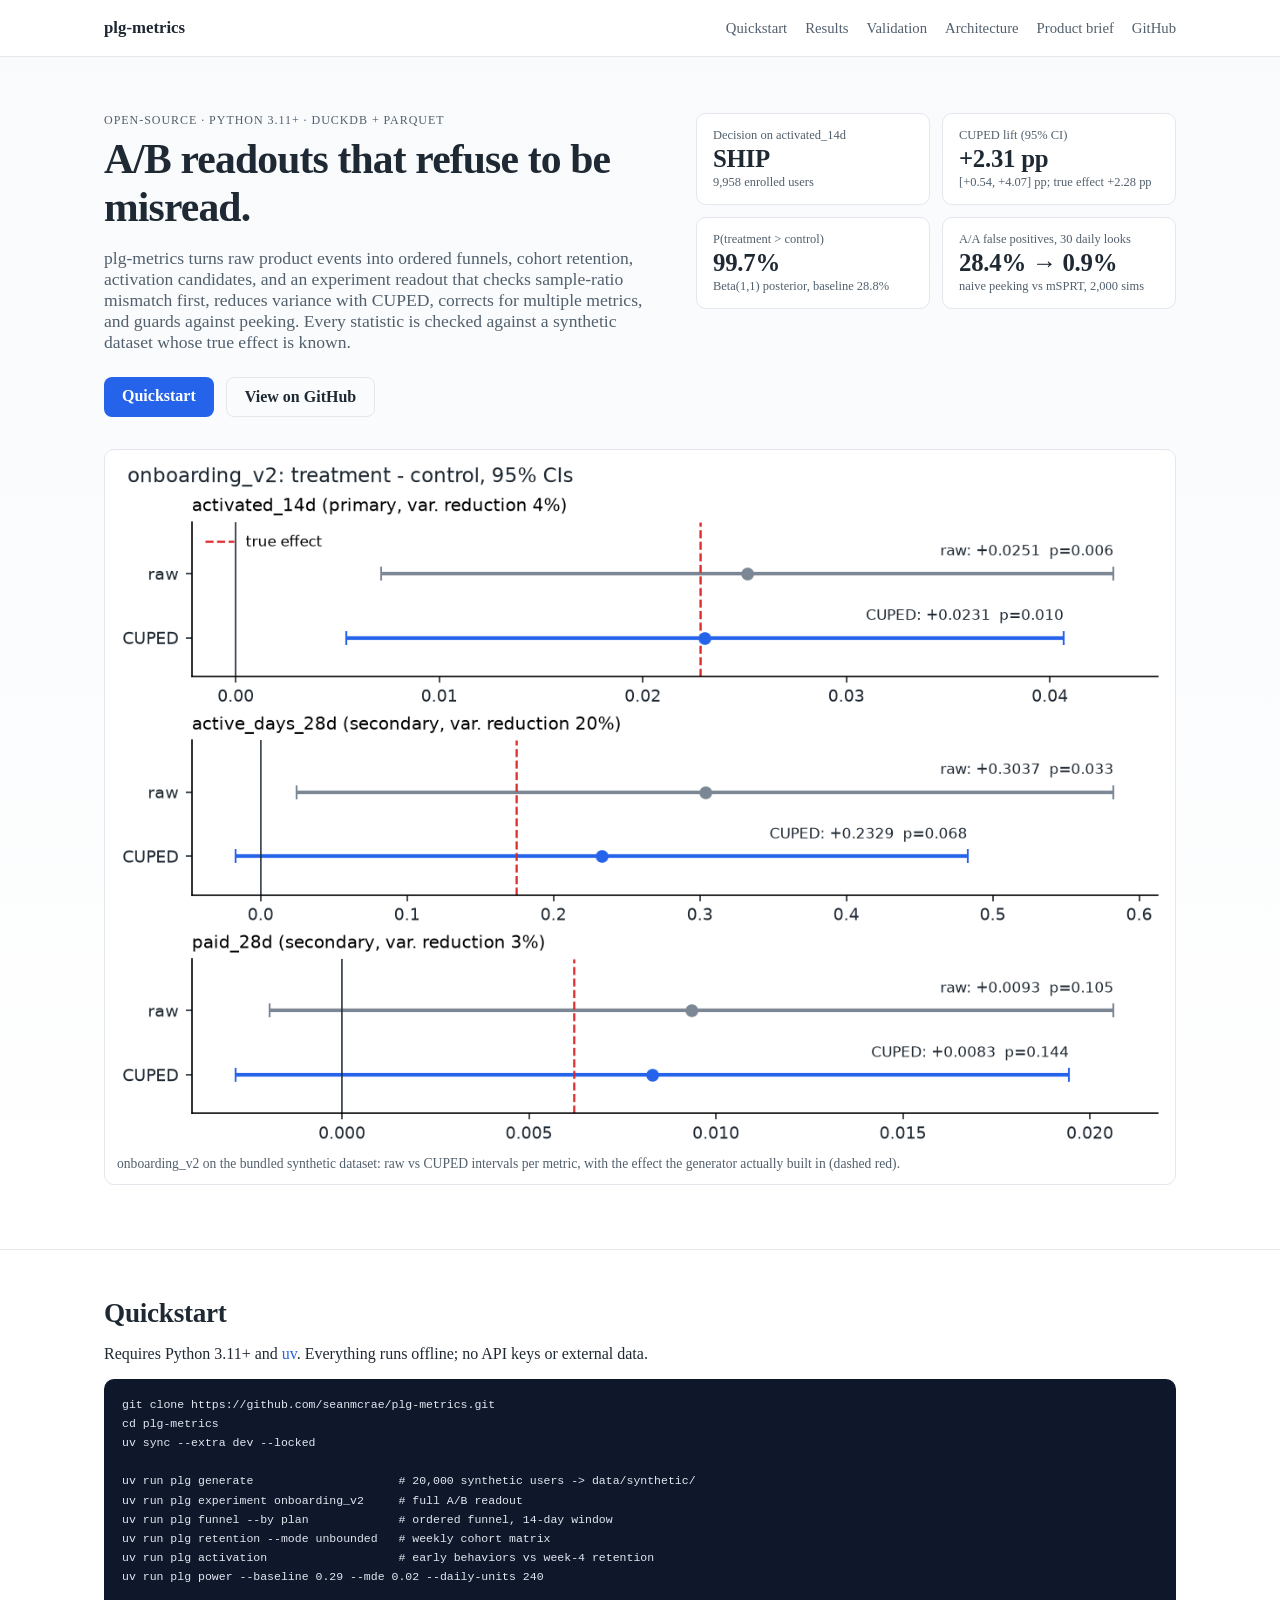
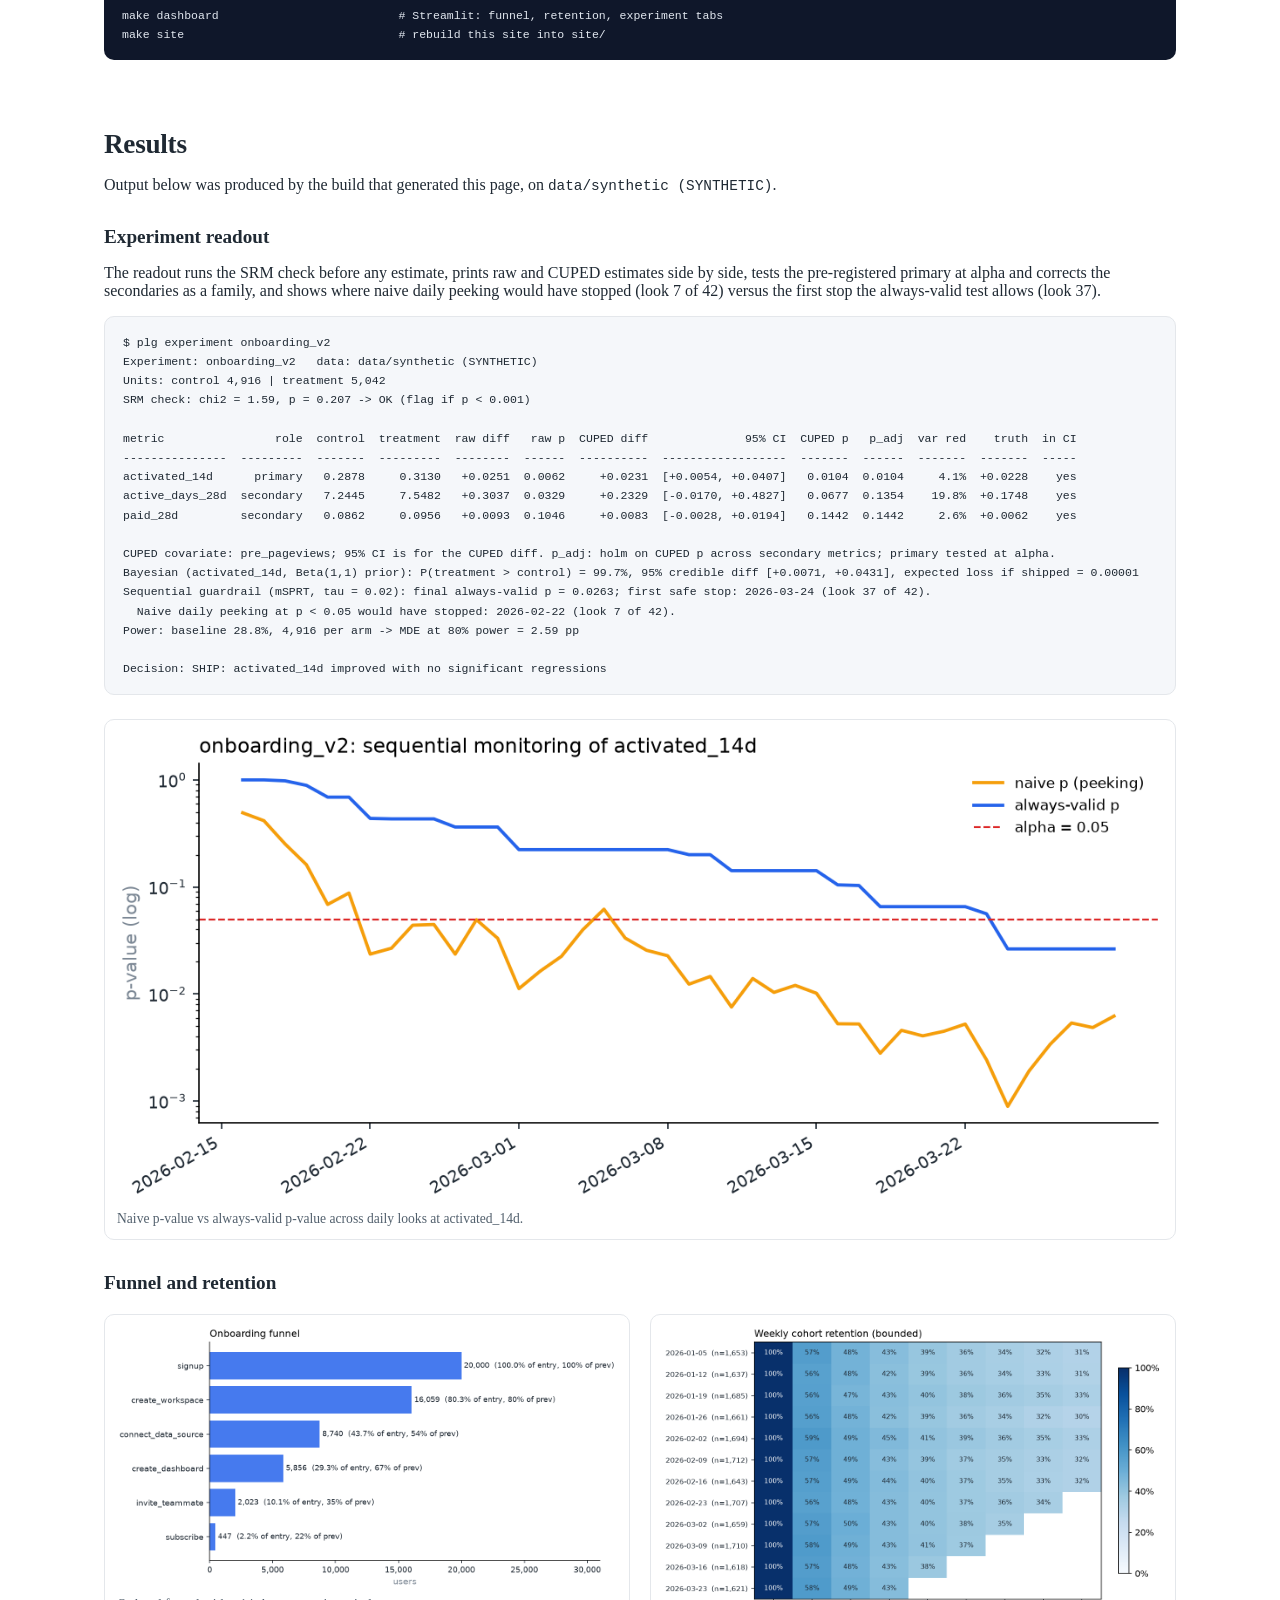
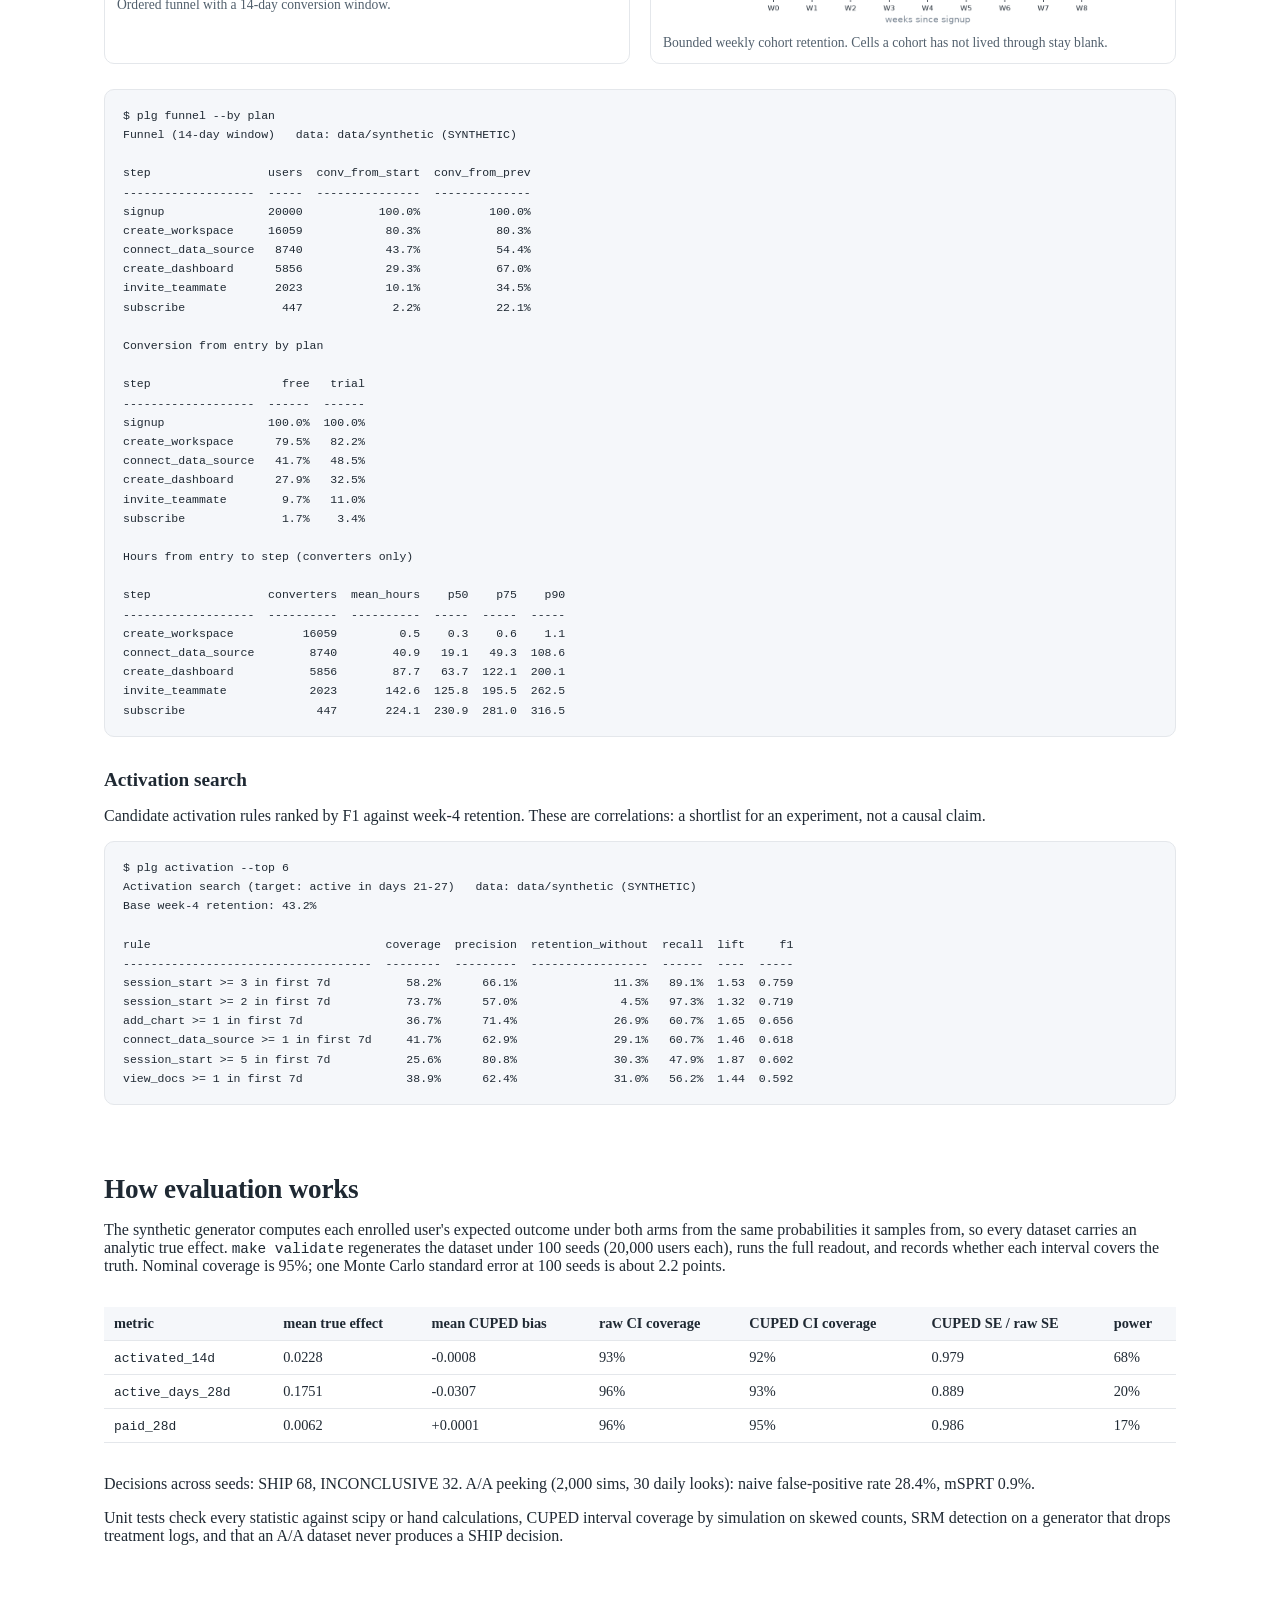
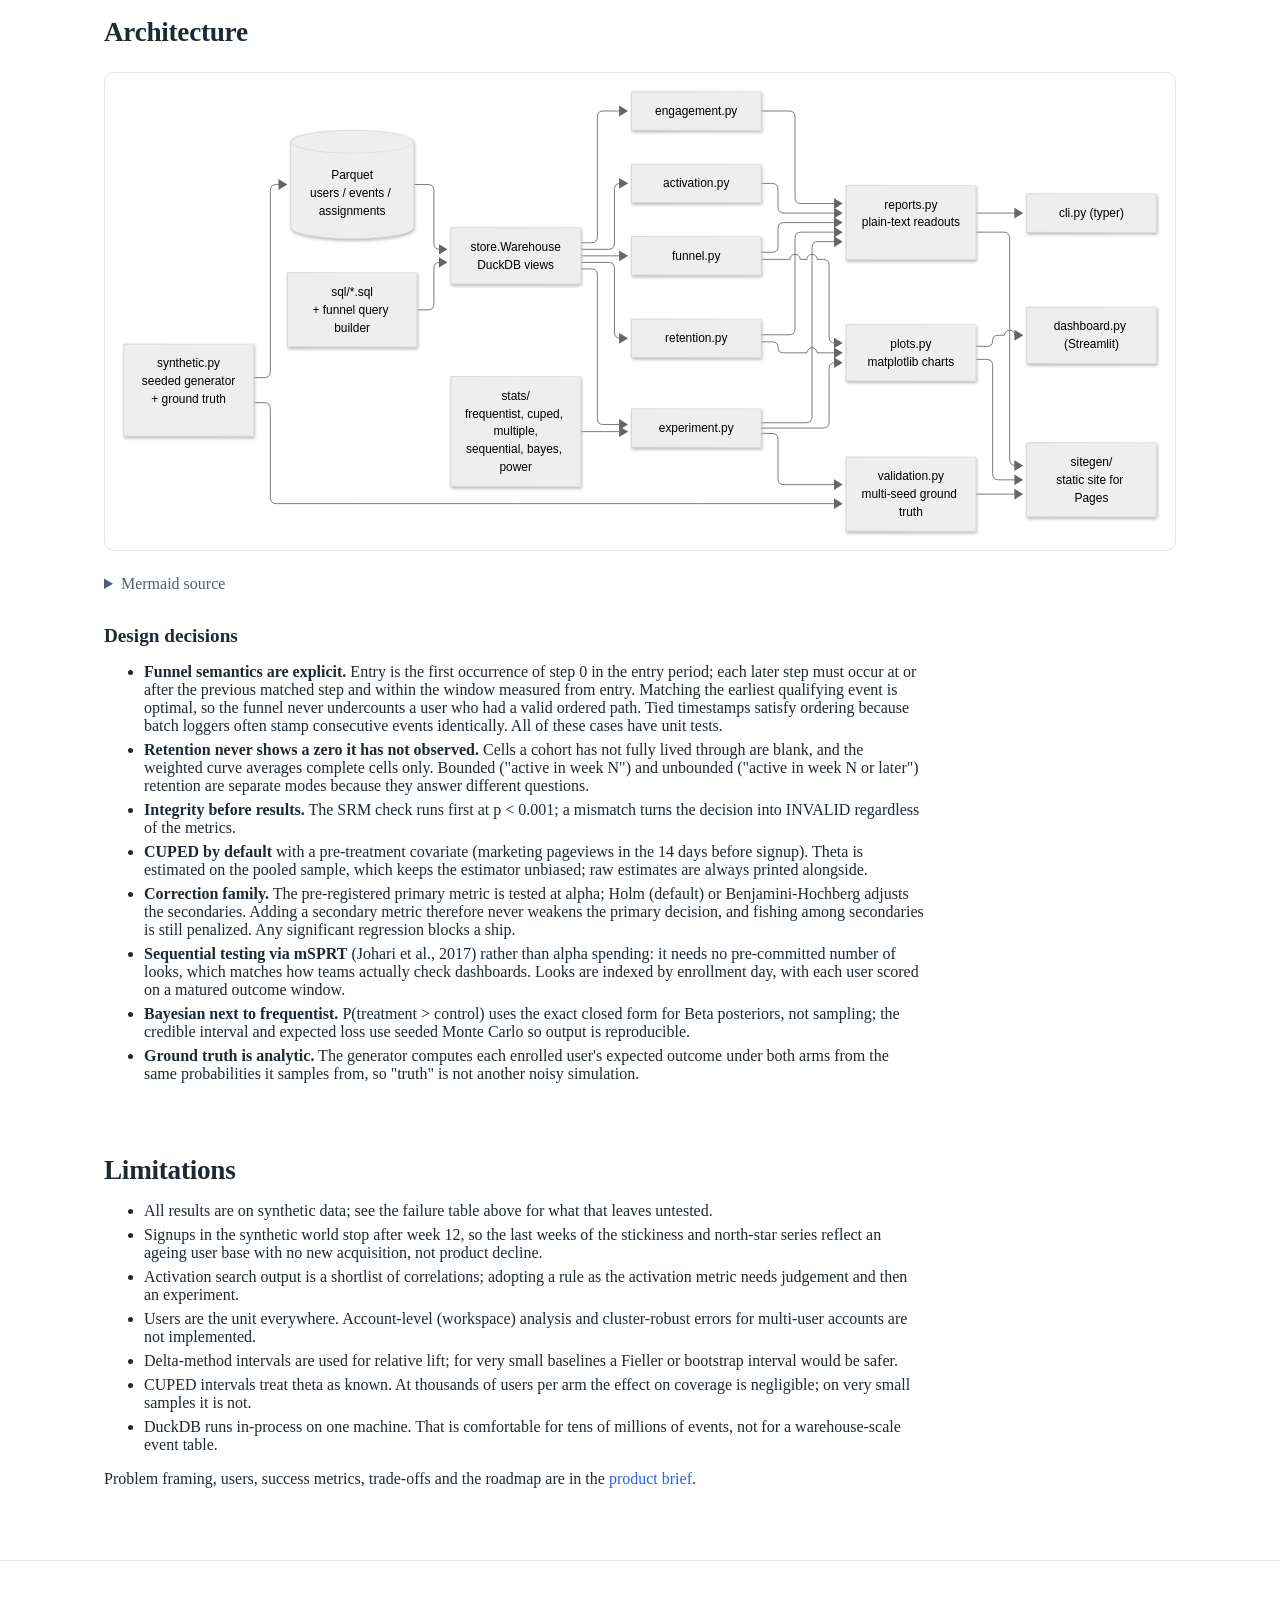
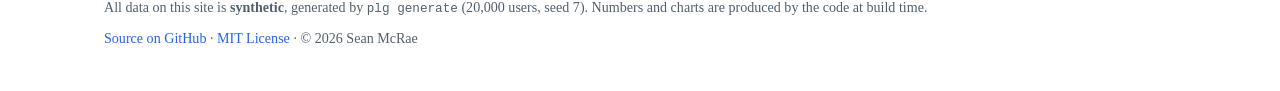
<file: index.html>
<!doctype html>
<html lang="en">
<head>
<meta charset="utf-8">
<meta name="viewport" content="width=device-width, initial-scale=1">
<title>plg-metrics</title>
<meta name="description" content="Product-led-growth analytics on DuckDB + Parquet: ordered funnels, activation search, cohort retention, and an A/B readout with SRM, CUPED, multiple-testing correction and sequential testing, validated against synthetic ground truth.">
<link rel="canonical" href="https://seanmcrae.github.io/plg-metrics/">
<style>
:root {
  --ink: #1f2933;
  --muted: #52606d;
  --line: #e4e7eb;
  --bg: #ffffff;
  --panel: #f5f7fa;
  --accent: #2563eb;
  --accent-dark: #1d4ed8;
  --code-bg: #0f172a;
  --code-ink: #e2e8f0;
}
* { box-sizing: border-box; }
html { scroll-behavior: smooth; }
body {
  margin: 0;
  color: var(--ink);
  background: var(--bg);
  font: 16px/1.6 -apple-system, BlinkMacSystemFont, &#34;Segoe UI&#34;, Helvetica, Arial, sans-serif;
}
a { color: var(--accent); text-decoration: none; }
a:hover { text-decoration: underline; }
code { font-family: ui-monospace, SFMono-Regular, Menlo, Consolas, monospace; font-size: 0.9em; }
.wrap { max-width: 1120px; margin: 0 auto; padding: 0 24px; }

.topbar { position: sticky; top: 0; z-index: 10; background: rgba(255,255,255,0.95); border-bottom: 1px solid var(--line); }
.topbar-inner { display: flex; align-items: center; justify-content: space-between; height: 56px; gap: 16px; }
.brand { font-weight: 700; color: var(--ink); font-size: 1.05rem; }
nav { display: flex; gap: 18px; flex-wrap: wrap; }
nav a { color: var(--muted); font-size: 0.92rem; }
nav a.active, nav a:hover { color: var(--ink); text-decoration: none; }

.hero { background: linear-gradient(180deg, #f8fafc 0%, #ffffff 100%); border-bottom: 1px solid var(--line); padding: 56px 0 40px; }
.hero-grid { display: grid; grid-template-columns: 1.15fr 1fr; gap: 40px; align-items: start; }
.eyebrow { text-transform: uppercase; letter-spacing: 0.08em; font-size: 0.75rem; color: var(--muted); margin: 0 0 8px; }
h1 { font-size: 2.6rem; line-height: 1.15; margin: 0 0 16px; letter-spacing: -0.02em; }
.lede { font-size: 1.1rem; color: var(--muted); margin: 0 0 24px; }
.cta { display: flex; gap: 12px; flex-wrap: wrap; }
.button { display: inline-block; padding: 10px 18px; border-radius: 8px; background: var(--accent); color: #fff; font-weight: 600; }
.button:hover { background: var(--accent-dark); text-decoration: none; }
.button.ghost { background: transparent; color: var(--ink); border: 1px solid var(--line); }
.button.ghost:hover { background: var(--panel); }

.stats { display: grid; grid-template-columns: 1fr 1fr; gap: 12px; }
.stat { background: #fff; border: 1px solid var(--line); border-radius: 10px; padding: 14px 16px; display: flex; flex-direction: column; gap: 2px; }
.stat .label { font-size: 0.78rem; color: var(--muted); }
.stat .value { font-size: 1.55rem; font-weight: 700; letter-spacing: -0.01em; }
.stat .note { font-size: 0.78rem; color: var(--muted); }

.card { background: #fff; border: 1px solid var(--line); border-radius: 10px; padding: 12px; margin: 24px 0; }
.card img { display: block; width: 100%; height: auto; }
figcaption { font-size: 0.85rem; color: var(--muted); margin-top: 8px; }
.hero-chart { margin-top: 32px; }
.diagram img { max-width: 100%; }
.two-col { display: grid; grid-template-columns: 1fr 1fr; gap: 20px; }
.two-col .card { margin: 12px 0; }

.section { padding: 48px 24px 8px; }
h2 { font-size: 1.7rem; margin: 0 0 12px; letter-spacing: -0.01em; }
h3 { font-size: 1.2rem; margin: 32px 0 8px; }

pre { overflow-x: auto; border-radius: 10px; padding: 16px 18px; font-size: 0.8rem; line-height: 1.5; }
pre.code { background: var(--code-bg); color: var(--code-ink); }
pre.output { background: var(--panel); color: var(--ink); border: 1px solid var(--line); }
details { margin: 8px 0 16px; }
summary { cursor: pointer; color: var(--muted); }

.table-wrap { overflow-x: auto; }
table { border-collapse: collapse; width: 100%; font-size: 0.9rem; margin: 16px 0; }
th, td { text-align: left; padding: 8px 10px; border-bottom: 1px solid var(--line); vertical-align: top; }
th { background: var(--panel); font-weight: 600; }

.prose { max-width: 820px; }
.prose li { margin: 6px 0; }
.product h1 { font-size: 2rem; margin-top: 24px; }
.product h2 { margin-top: 36px; }
.product table { font-size: 0.88rem; }
.product { padding-top: 32px; padding-bottom: 48px; }

.footer { border-top: 1px solid var(--line); margin-top: 48px; padding: 24px 0; color: var(--muted); font-size: 0.88rem; }

@media (max-width: 860px) {
  .hero-grid, .two-col { grid-template-columns: 1fr; }
  h1 { font-size: 2rem; }
  nav { gap: 12px; }
}

</style>
</head>
<body>
<header class="topbar">
  <div class="wrap topbar-inner">
    <a class="brand" href="index.html">plg-metrics</a>
    <nav>
      <a href="index.html#quickstart">Quickstart</a>
      <a href="index.html#results">Results</a>
      <a href="index.html#validation">Validation</a>
      <a href="index.html#architecture">Architecture</a>
      <a href="product.html">Product brief</a>
      <a href="https://github.com/seanmcrae/plg-metrics">GitHub</a>
    </nav>
  </div>
</header>
<main>

<section class="hero">
  <div class="wrap hero-grid">
    <div>
      <p class="eyebrow">Open-source &middot; Python 3.11+ &middot; DuckDB + Parquet</p>
      <h1>A/B readouts that refuse to be misread.</h1>
      <p class="lede">plg-metrics turns raw product events into ordered funnels, cohort retention, activation candidates, and an experiment readout that checks sample-ratio mismatch first, reduces variance with CUPED, corrects for multiple metrics, and guards against peeking. Every statistic is checked against a synthetic dataset whose true effect is known.</p>
      <div class="cta">
        <a class="button" href="#quickstart">Quickstart</a>
        <a class="button ghost" href="https://github.com/seanmcrae/plg-metrics">View on GitHub</a>
      </div>
    </div>
    <div class="stats">
      <div class="stat">
        <span class="label">Decision on activated_14d</span>
        <span class="value">SHIP</span>
        <span class="note">9,958 enrolled users</span>
      </div>
      <div class="stat">
        <span class="label">CUPED lift (95% CI)</span>
        <span class="value">+2.31 pp</span>
        <span class="note">[+0.54, +4.07] pp; true effect +2.28 pp</span>
      </div>
      <div class="stat">
        <span class="label">P(treatment &gt; control)</span>
        <span class="value">99.7%</span>
        <span class="note">Beta(1,1) posterior, baseline 28.8%</span>
      </div>
      <div class="stat">
        <span class="label">A/A false positives, 30 daily looks</span>
        <span class="value">28.4% &rarr; 0.9%</span>
        <span class="note">naive peeking vs mSPRT, 2,000 sims</span>
      </div>
    </div>
  </div>
  <div class="wrap">
    <figure class="card hero-chart">
      <img src="img/experiment_ci.png" alt="Raw and CUPED 95% intervals for each onboarding_v2 metric, with the generator's true effect marked">
      <figcaption>onboarding_v2 on the bundled synthetic dataset: raw vs CUPED intervals per metric, with the effect the generator actually built in (dashed red).</figcaption>
    </figure>
  </div>
</section>

<section id="quickstart" class="wrap section">
  <h2>Quickstart</h2>
  <p>Requires Python 3.11+ and <a href="https://docs.astral.sh/uv/">uv</a>. Everything runs offline; no API keys or external data.</p>
<pre class="code"><code>git clone https://github.com/seanmcrae/plg-metrics.git
cd plg-metrics
uv sync --extra dev --locked

uv run plg generate                     # 20,000 synthetic users -> data/synthetic/
uv run plg experiment onboarding_v2     # full A/B readout
uv run plg funnel --by plan             # ordered funnel, 14-day window
uv run plg retention --mode unbounded   # weekly cohort matrix
uv run plg activation                   # early behaviors vs week-4 retention
uv run plg power --baseline 0.29 --mde 0.02 --daily-units 240

make dashboard                          # Streamlit: funnel, retention, experiment tabs
make site                               # rebuild this site into site/</code></pre>
</section>

<section id="results" class="wrap section">
  <h2>Results</h2>
  <p>Output below was produced by the build that generated this page, on <code>data/synthetic (SYNTHETIC)</code>.</p>

  <h3>Experiment readout</h3>
  <p>The readout runs the SRM check before any estimate, prints raw and CUPED estimates side by side, tests the pre-registered primary at alpha and corrects the secondaries as a family, and shows where naive daily peeking would have stopped (look 7 of 42) versus the first stop the always-valid test allows (look 37).</p>
<pre class="output"><code>$ plg experiment onboarding_v2
Experiment: onboarding_v2   data: data/synthetic (SYNTHETIC)
Units: control 4,916 | treatment 5,042
SRM check: chi2 = 1.59, p = 0.207 -&gt; OK (flag if p &lt; 0.001)

metric                role  control  treatment  raw diff   raw p  CUPED diff              95% CI  CUPED p   p_adj  var red    truth  in CI
---------------  ---------  -------  ---------  --------  ------  ----------  ------------------  -------  ------  -------  -------  -----
activated_14d      primary   0.2878     0.3130   +0.0251  0.0062     +0.0231  [+0.0054, +0.0407]   0.0104  0.0104     4.1%  +0.0228    yes
active_days_28d  secondary   7.2445     7.5482   +0.3037  0.0329     +0.2329  [-0.0170, +0.4827]   0.0677  0.1354    19.8%  +0.1748    yes
paid_28d         secondary   0.0862     0.0956   +0.0093  0.1046     +0.0083  [-0.0028, +0.0194]   0.1442  0.1442     2.6%  +0.0062    yes

CUPED covariate: pre_pageviews; 95% CI is for the CUPED diff. p_adj: holm on CUPED p across secondary metrics; primary tested at alpha.
Bayesian (activated_14d, Beta(1,1) prior): P(treatment &gt; control) = 99.7%, 95% credible diff [+0.0071, +0.0431], expected loss if shipped = 0.00001
Sequential guardrail (mSPRT, tau = 0.02): final always-valid p = 0.0263; first safe stop: 2026-03-24 (look 37 of 42).
  Naive daily peeking at p &lt; 0.05 would have stopped: 2026-02-22 (look 7 of 42).
Power: baseline 28.8%, 4,916 per arm -&gt; MDE at 80% power = 2.59 pp

Decision: SHIP: activated_14d improved with no significant regressions</code></pre>
  <figure class="card">
    <img src="img/sequential.png" alt="Naive fixed-horizon p-value and always-valid mSPRT p-value at each daily look">
    <figcaption>Naive p-value vs always-valid p-value across daily looks at activated_14d.</figcaption>
  </figure>

  <h3>Funnel and retention</h3>
  <div class="two-col">
    <figure class="card">
      <img src="img/funnel.png" alt="Ordered onboarding funnel, users per step">
      <figcaption>Ordered funnel with a 14-day conversion window.</figcaption>
    </figure>
    <figure class="card">
      <img src="img/retention_heatmap.png" alt="Weekly signup-cohort retention heatmap; unobserved cells are blank">
      <figcaption>Bounded weekly cohort retention. Cells a cohort has not lived through stay blank.</figcaption>
    </figure>
  </div>
<pre class="output"><code>$ plg funnel --by plan
Funnel (14-day window)   data: data/synthetic (SYNTHETIC)

step                 users  conv_from_start  conv_from_prev
-------------------  -----  ---------------  --------------
signup               20000           100.0%          100.0%
create_workspace     16059            80.3%           80.3%
connect_data_source   8740            43.7%           54.4%
create_dashboard      5856            29.3%           67.0%
invite_teammate       2023            10.1%           34.5%
subscribe              447             2.2%           22.1%

Conversion from entry by plan

step                   free   trial
-------------------  ------  ------
signup               100.0%  100.0%
create_workspace      79.5%   82.2%
connect_data_source   41.7%   48.5%
create_dashboard      27.9%   32.5%
invite_teammate        9.7%   11.0%
subscribe              1.7%    3.4%

Hours from entry to step (converters only)

step                 converters  mean_hours    p50    p75    p90
-------------------  ----------  ----------  -----  -----  -----
create_workspace          16059         0.5    0.3    0.6    1.1
connect_data_source        8740        40.9   19.1   49.3  108.6
create_dashboard           5856        87.7   63.7  122.1  200.1
invite_teammate            2023       142.6  125.8  195.5  262.5
subscribe                   447       224.1  230.9  281.0  316.5</code></pre>

  <h3>Activation search</h3>
  <p>Candidate activation rules ranked by F1 against week-4 retention. These are correlations: a shortlist for an experiment, not a causal claim.</p>
<pre class="output"><code>$ plg activation --top 6
Activation search (target: active in days 21-27)   data: data/synthetic (SYNTHETIC)
Base week-4 retention: 43.2%

rule                                  coverage  precision  retention_without  recall  lift     f1
------------------------------------  --------  ---------  -----------------  ------  ----  -----
session_start &gt;= 3 in first 7d           58.2%      66.1%              11.3%   89.1%  1.53  0.759
session_start &gt;= 2 in first 7d           73.7%      57.0%               4.5%   97.3%  1.32  0.719
add_chart &gt;= 1 in first 7d               36.7%      71.4%              26.9%   60.7%  1.65  0.656
connect_data_source &gt;= 1 in first 7d     41.7%      62.9%              29.1%   60.7%  1.46  0.618
session_start &gt;= 5 in first 7d           25.6%      80.8%              30.3%   47.9%  1.87  0.602
view_docs &gt;= 1 in first 7d               38.9%      62.4%              31.0%   56.2%  1.44  0.592</code></pre>
</section>

<section id="validation" class="wrap section">
  <h2>How evaluation works</h2>
  <p>The synthetic generator computes each enrolled user's expected outcome under both arms from the same probabilities it samples from, so every dataset carries an analytic true effect. <code>make validate</code> regenerates the dataset under 100 seeds (20,000 users each), runs the full readout, and records whether each interval covers the truth. Nominal coverage is 95%; one Monte Carlo standard error at 100 seeds is about 2.2 points.</p>
  <div class="table-wrap">
  <table>
    <thead><tr><th>metric</th><th>mean true effect</th><th>mean CUPED bias</th><th>raw CI coverage</th><th>CUPED CI coverage</th><th>CUPED SE / raw SE</th><th>power</th></tr></thead>
    <tbody>
    
      <tr><td><code>activated_14d</code></td><td>0.0228</td><td>-0.0008</td><td>93%</td><td>92%</td><td>0.979</td><td>68%</td></tr>
    
      <tr><td><code>active_days_28d</code></td><td>0.1751</td><td>-0.0307</td><td>96%</td><td>93%</td><td>0.889</td><td>20%</td></tr>
    
      <tr><td><code>paid_28d</code></td><td>0.0062</td><td>+0.0001</td><td>96%</td><td>95%</td><td>0.986</td><td>17%</td></tr>
    
    </tbody>
  </table>
  </div>
  <p>Decisions across seeds: SHIP 68, INCONCLUSIVE 32. A/A peeking (2,000 sims, 30 daily looks): naive false-positive rate 28.4%, mSPRT 0.9%.</p>
  <p>Unit tests check every statistic against scipy or hand calculations, CUPED interval coverage by simulation on skewed counts, SRM detection on a generator that drops treatment logs, and that an A/A dataset never produces a SHIP decision.</p>
</section>

<section id="architecture" class="wrap section">
  <h2>Architecture</h2>
  <figure class="card diagram">
    <img src="img/architecture.svg" alt="Architecture: synthetic generator to Parquet, DuckDB warehouse, analyses, statistics, reports, plots, CLI, dashboard and site">
  </figure>
  <details>
    <summary>Mermaid source</summary>
<pre class="code"><code>flowchart LR
    gen[&#34;synthetic.py&lt;br/&gt;seeded generator&lt;br/&gt;+ ground truth&#34;] --&gt; pq[(&#34;Parquet&lt;br/&gt;users / events / assignments&#34;)]
    pq --&gt; wh[&#34;store.Warehouse&lt;br/&gt;DuckDB views&#34;]
    sql[&#34;sql/*.sql&lt;br/&gt;+ funnel query builder&#34;] --&gt; wh
    wh --&gt; fun[&#34;funnel.py&#34;]
    wh --&gt; ret[&#34;retention.py&#34;]
    wh --&gt; eng[&#34;engagement.py&#34;]
    wh --&gt; act[&#34;activation.py&#34;]
    wh --&gt; exp[&#34;experiment.py&#34;]
    stats[&#34;stats/&lt;br/&gt;frequentist, cuped, multiple,&lt;br/&gt;sequential, bayes, power&#34;] --&gt; exp
    gen --&gt; val[&#34;validation.py&lt;br/&gt;multi-seed ground truth&#34;]
    exp --&gt; val
    fun &amp; ret &amp; eng &amp; act &amp; exp --&gt; rep[&#34;reports.py&lt;br/&gt;plain-text readouts&#34;]
    fun &amp; ret &amp; exp --&gt; plots[&#34;plots.py&lt;br/&gt;matplotlib charts&#34;]
    rep --&gt; cli[&#34;cli.py (typer)&#34;]
    plots --&gt; dash[&#34;dashboard.py (Streamlit)&#34;]
    rep &amp; plots &amp; val --&gt; site[&#34;sitegen/&lt;br/&gt;static site for Pages&#34;]
</code></pre>
  </details>
  <h3>Design decisions</h3>
  <div class="prose"><ul>
<li><strong>Funnel semantics are explicit.</strong> Entry is the first occurrence of step 0 in the entry period; each later step must occur at or after the previous matched step and within the window measured from entry. Matching the earliest qualifying event is optimal, so the funnel never undercounts a user who had a valid ordered path. Tied timestamps satisfy ordering because batch loggers often stamp consecutive events identically. All of these cases have unit tests.</li>
<li><strong>Retention never shows a zero it has not observed.</strong> Cells a cohort has not fully lived through are blank, and the weighted curve averages complete cells only. Bounded (&quot;active in week N&quot;) and unbounded (&quot;active in week N or later&quot;) retention are separate modes because they answer different questions.</li>
<li><strong>Integrity before results.</strong> The SRM check runs first at p &lt; 0.001; a mismatch turns the decision into INVALID regardless of the metrics.</li>
<li><strong>CUPED by default</strong> with a pre-treatment covariate (marketing pageviews in the 14 days before signup). Theta is estimated on the pooled sample, which keeps the estimator unbiased; raw estimates are always printed alongside.</li>
<li><strong>Correction family.</strong> The pre-registered primary metric is tested at alpha; Holm (default) or Benjamini-Hochberg adjusts the secondaries. Adding a secondary metric therefore never weakens the primary decision, and fishing among secondaries is still penalized. Any significant regression blocks a ship.</li>
<li><strong>Sequential testing via mSPRT</strong> (Johari et al., 2017) rather than alpha spending: it needs no pre-committed number of looks, which matches how teams actually check dashboards. Looks are indexed by enrollment day, with each user scored on a matured outcome window.</li>
<li><strong>Bayesian next to frequentist.</strong> P(treatment &gt; control) uses the exact closed form for Beta posteriors, not sampling; the credible interval and expected loss use seeded Monte Carlo so output is reproducible.</li>
<li><strong>Ground truth is analytic.</strong> The generator computes each enrolled user's expected outcome under both arms from the same probabilities it samples from, so &quot;truth&quot; is not another noisy simulation.</li>
</ul>
</div>
</section>

<section id="limitations" class="wrap section">
  <h2>Limitations</h2>
  <div class="prose"><ul>
<li>All results are on synthetic data; see the failure table above for what that leaves untested.</li>
<li>Signups in the synthetic world stop after week 12, so the last weeks of the stickiness and north-star series reflect an ageing user base with no new acquisition, not product decline.</li>
<li>Activation search output is a shortlist of correlations; adopting a rule as the activation metric needs judgement and then an experiment.</li>
<li>Users are the unit everywhere. Account-level (workspace) analysis and cluster-robust errors for multi-user accounts are not implemented.</li>
<li>Delta-method intervals are used for relative lift; for very small baselines a Fieller or bootstrap interval would be safer.</li>
<li>CUPED intervals treat theta as known. At thousands of users per arm the effect on coverage is negligible; on very small samples it is not.</li>
<li>DuckDB runs in-process on one machine. That is comfortable for tens of millions of events, not for a warehouse-scale event table.</li>
</ul>
</div>
  <p>Problem framing, users, success metrics, trade-offs and the roadmap are in the <a href="product.html">product brief</a>.</p>
</section>

</main>
<footer class="footer">
  <div class="wrap">
    <p>All data on this site is <strong>synthetic</strong>, generated by <code>plg generate</code> (20,000 users, seed 7). Numbers and charts are produced by the code at build time.</p>
    <p><a href="https://github.com/seanmcrae/plg-metrics">Source on GitHub</a> &middot; <a href="https://github.com/seanmcrae/plg-metrics/blob/main/LICENSE">MIT License</a> &middot; &copy; 2026 Sean McRae</p>
  </div>
</footer>
</body>
</html>
</file>
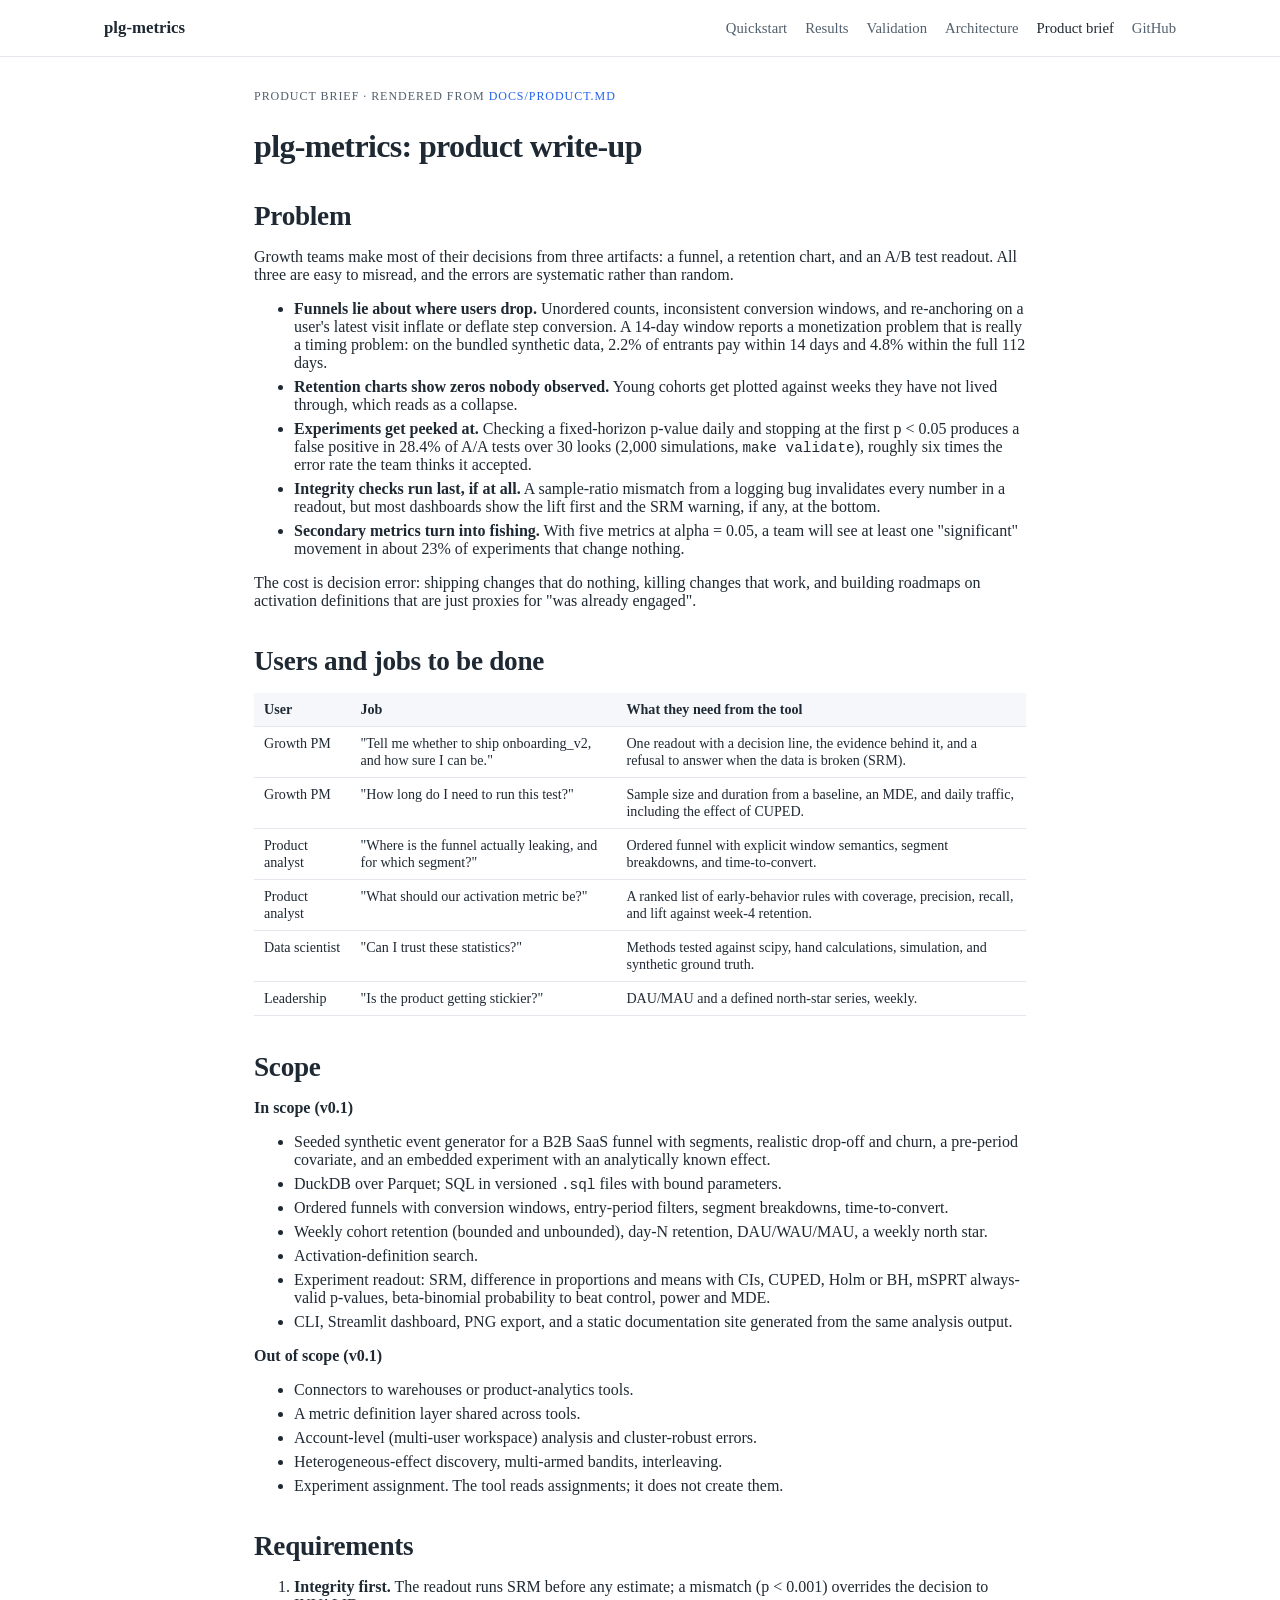
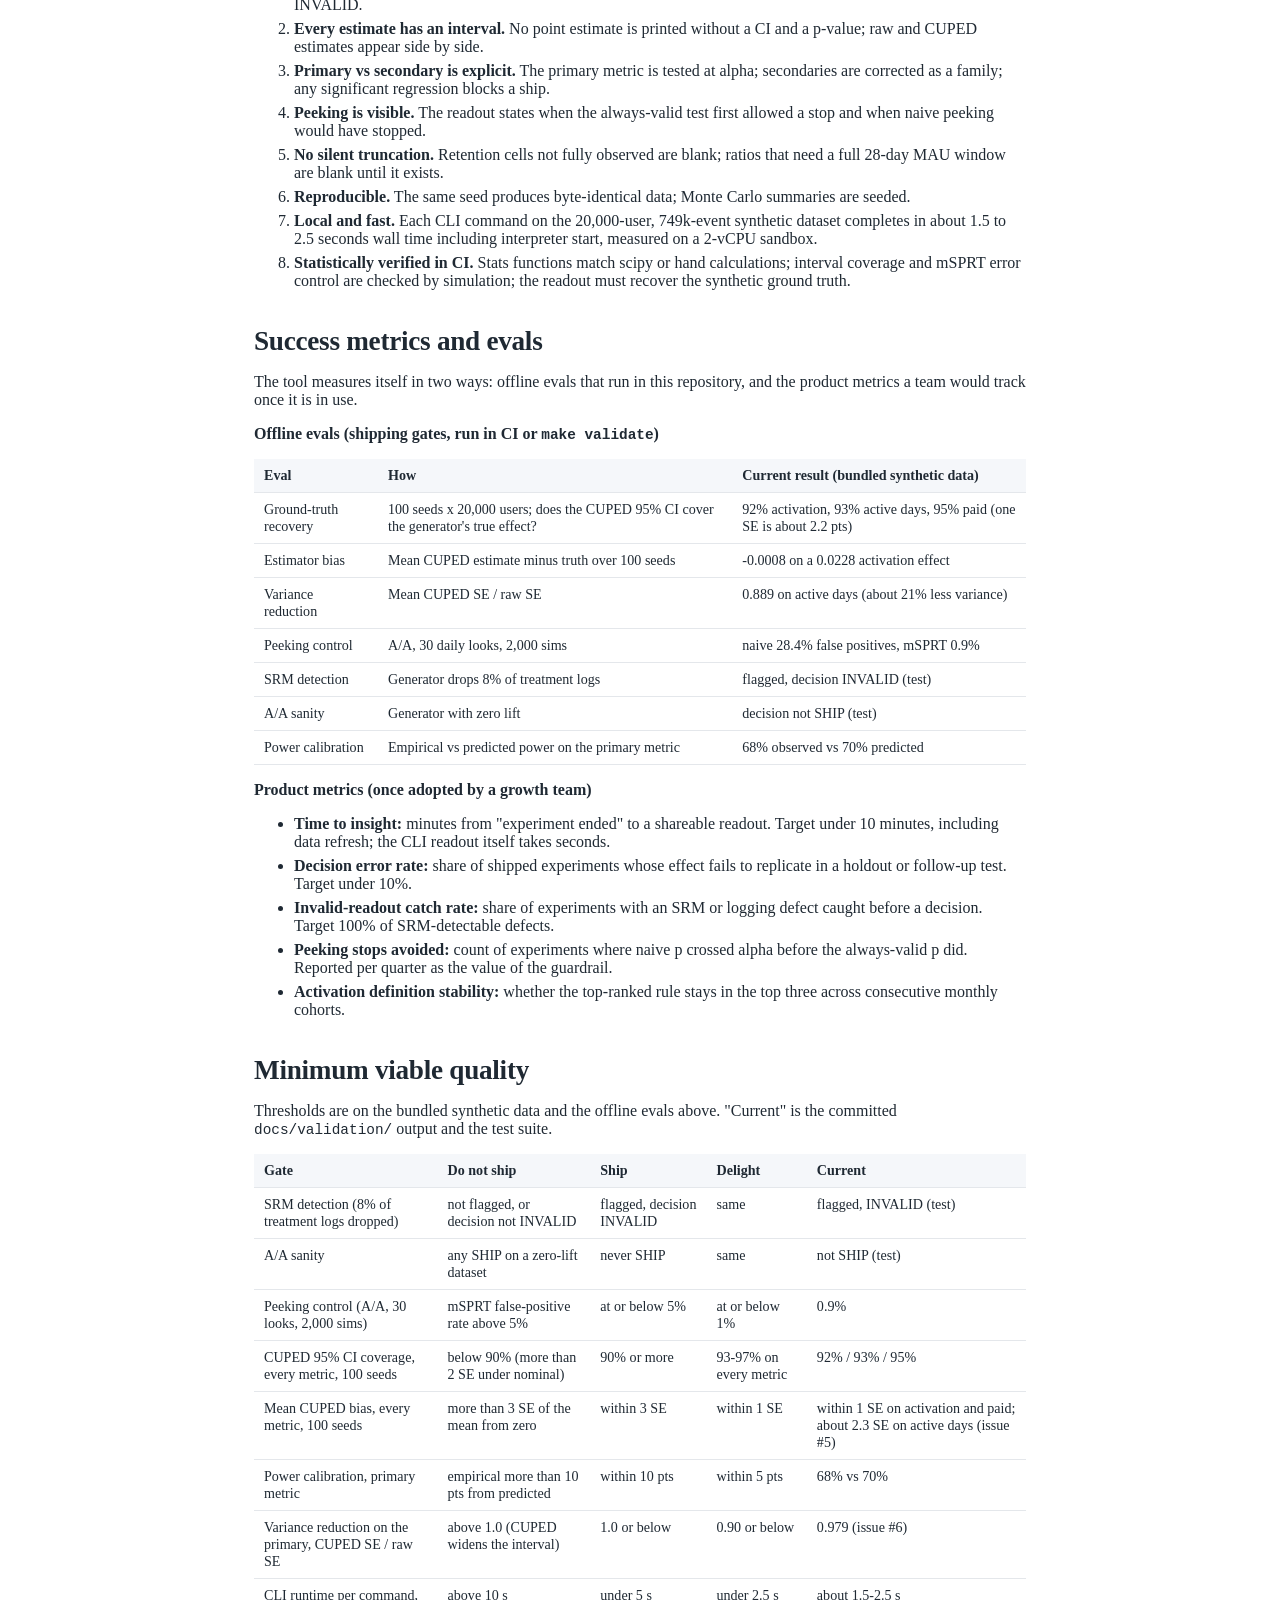
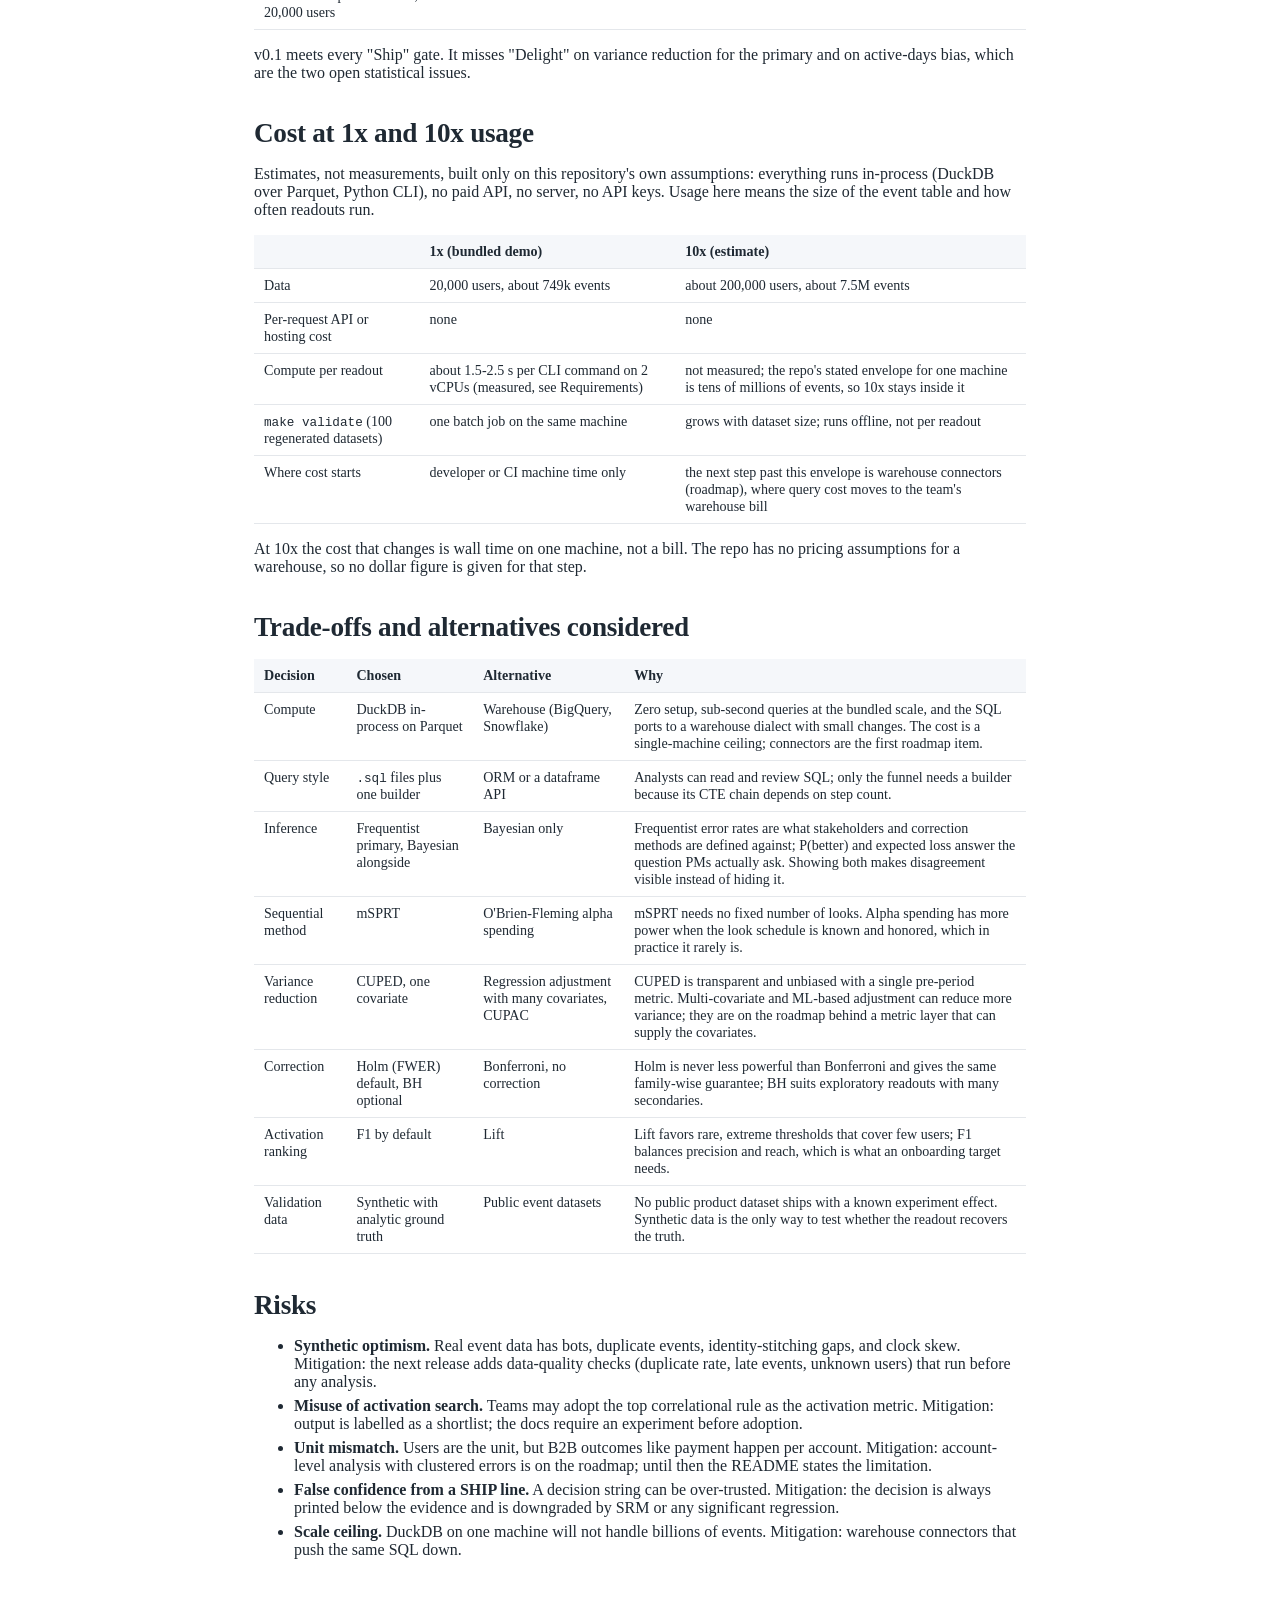
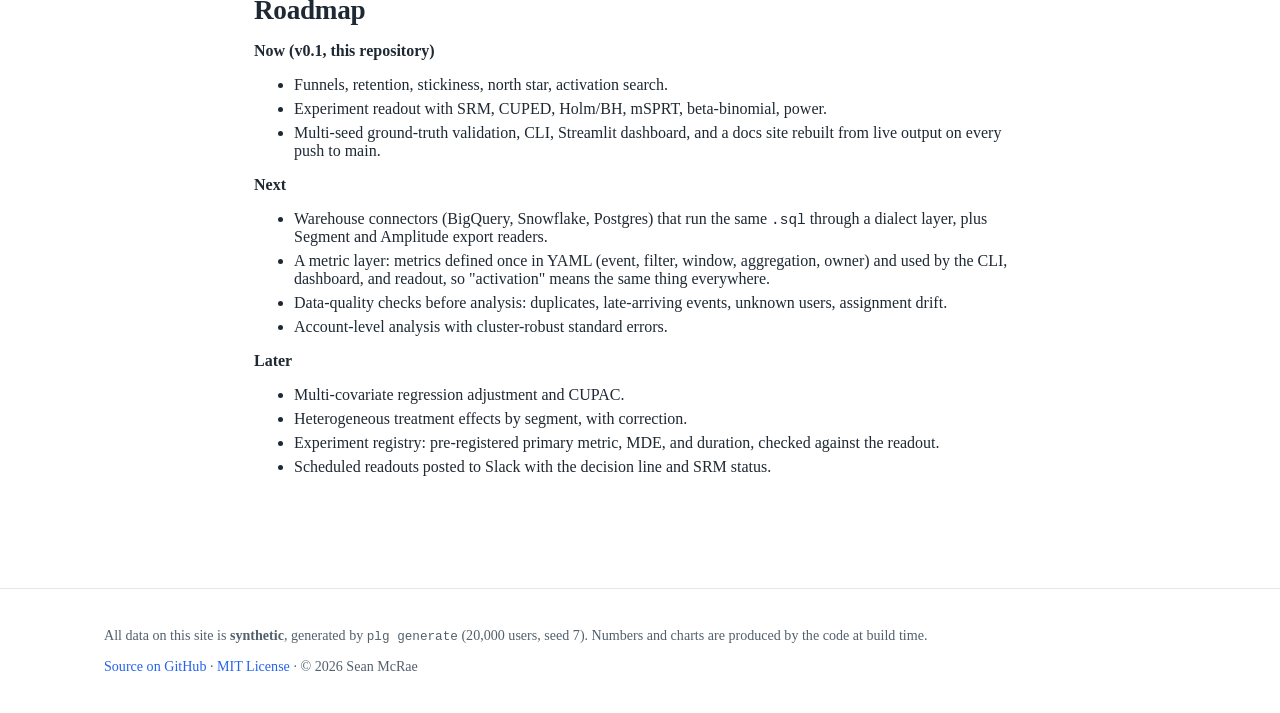
<file: product.html>
<!doctype html>
<html lang="en">
<head>
<meta charset="utf-8">
<meta name="viewport" content="width=device-width, initial-scale=1">
<title>Product brief - plg-metrics</title>
<meta name="description" content="Product-led-growth analytics on DuckDB + Parquet: ordered funnels, activation search, cohort retention, and an A/B readout with SRM, CUPED, multiple-testing correction and sequential testing, validated against synthetic ground truth.">
<link rel="canonical" href="https://seanmcrae.github.io/plg-metrics/product.html">
<style>
:root {
  --ink: #1f2933;
  --muted: #52606d;
  --line: #e4e7eb;
  --bg: #ffffff;
  --panel: #f5f7fa;
  --accent: #2563eb;
  --accent-dark: #1d4ed8;
  --code-bg: #0f172a;
  --code-ink: #e2e8f0;
}
* { box-sizing: border-box; }
html { scroll-behavior: smooth; }
body {
  margin: 0;
  color: var(--ink);
  background: var(--bg);
  font: 16px/1.6 -apple-system, BlinkMacSystemFont, &#34;Segoe UI&#34;, Helvetica, Arial, sans-serif;
}
a { color: var(--accent); text-decoration: none; }
a:hover { text-decoration: underline; }
code { font-family: ui-monospace, SFMono-Regular, Menlo, Consolas, monospace; font-size: 0.9em; }
.wrap { max-width: 1120px; margin: 0 auto; padding: 0 24px; }

.topbar { position: sticky; top: 0; z-index: 10; background: rgba(255,255,255,0.95); border-bottom: 1px solid var(--line); }
.topbar-inner { display: flex; align-items: center; justify-content: space-between; height: 56px; gap: 16px; }
.brand { font-weight: 700; color: var(--ink); font-size: 1.05rem; }
nav { display: flex; gap: 18px; flex-wrap: wrap; }
nav a { color: var(--muted); font-size: 0.92rem; }
nav a.active, nav a:hover { color: var(--ink); text-decoration: none; }

.hero { background: linear-gradient(180deg, #f8fafc 0%, #ffffff 100%); border-bottom: 1px solid var(--line); padding: 56px 0 40px; }
.hero-grid { display: grid; grid-template-columns: 1.15fr 1fr; gap: 40px; align-items: start; }
.eyebrow { text-transform: uppercase; letter-spacing: 0.08em; font-size: 0.75rem; color: var(--muted); margin: 0 0 8px; }
h1 { font-size: 2.6rem; line-height: 1.15; margin: 0 0 16px; letter-spacing: -0.02em; }
.lede { font-size: 1.1rem; color: var(--muted); margin: 0 0 24px; }
.cta { display: flex; gap: 12px; flex-wrap: wrap; }
.button { display: inline-block; padding: 10px 18px; border-radius: 8px; background: var(--accent); color: #fff; font-weight: 600; }
.button:hover { background: var(--accent-dark); text-decoration: none; }
.button.ghost { background: transparent; color: var(--ink); border: 1px solid var(--line); }
.button.ghost:hover { background: var(--panel); }

.stats { display: grid; grid-template-columns: 1fr 1fr; gap: 12px; }
.stat { background: #fff; border: 1px solid var(--line); border-radius: 10px; padding: 14px 16px; display: flex; flex-direction: column; gap: 2px; }
.stat .label { font-size: 0.78rem; color: var(--muted); }
.stat .value { font-size: 1.55rem; font-weight: 700; letter-spacing: -0.01em; }
.stat .note { font-size: 0.78rem; color: var(--muted); }

.card { background: #fff; border: 1px solid var(--line); border-radius: 10px; padding: 12px; margin: 24px 0; }
.card img { display: block; width: 100%; height: auto; }
figcaption { font-size: 0.85rem; color: var(--muted); margin-top: 8px; }
.hero-chart { margin-top: 32px; }
.diagram img { max-width: 100%; }
.two-col { display: grid; grid-template-columns: 1fr 1fr; gap: 20px; }
.two-col .card { margin: 12px 0; }

.section { padding: 48px 24px 8px; }
h2 { font-size: 1.7rem; margin: 0 0 12px; letter-spacing: -0.01em; }
h3 { font-size: 1.2rem; margin: 32px 0 8px; }

pre { overflow-x: auto; border-radius: 10px; padding: 16px 18px; font-size: 0.8rem; line-height: 1.5; }
pre.code { background: var(--code-bg); color: var(--code-ink); }
pre.output { background: var(--panel); color: var(--ink); border: 1px solid var(--line); }
details { margin: 8px 0 16px; }
summary { cursor: pointer; color: var(--muted); }

.table-wrap { overflow-x: auto; }
table { border-collapse: collapse; width: 100%; font-size: 0.9rem; margin: 16px 0; }
th, td { text-align: left; padding: 8px 10px; border-bottom: 1px solid var(--line); vertical-align: top; }
th { background: var(--panel); font-weight: 600; }

.prose { max-width: 820px; }
.prose li { margin: 6px 0; }
.product h1 { font-size: 2rem; margin-top: 24px; }
.product h2 { margin-top: 36px; }
.product table { font-size: 0.88rem; }
.product { padding-top: 32px; padding-bottom: 48px; }

.footer { border-top: 1px solid var(--line); margin-top: 48px; padding: 24px 0; color: var(--muted); font-size: 0.88rem; }

@media (max-width: 860px) {
  .hero-grid, .two-col { grid-template-columns: 1fr; }
  h1 { font-size: 2rem; }
  nav { gap: 12px; }
}

</style>
</head>
<body>
<header class="topbar">
  <div class="wrap topbar-inner">
    <a class="brand" href="index.html">plg-metrics</a>
    <nav>
      <a href="index.html#quickstart">Quickstart</a>
      <a href="index.html#results">Results</a>
      <a href="index.html#validation">Validation</a>
      <a href="index.html#architecture">Architecture</a>
      <a href="product.html" class="active">Product brief</a>
      <a href="https://github.com/seanmcrae/plg-metrics">GitHub</a>
    </nav>
  </div>
</header>
<main>

<section class="wrap prose product">
  <p class="eyebrow">Product brief &middot; rendered from <a href="https://github.com/seanmcrae/plg-metrics/blob/main/docs/PRODUCT.md">docs/PRODUCT.md</a></p>
<h1>plg-metrics: product write-up</h1>
<h2>Problem</h2>
<p>Growth teams make most of their decisions from three artifacts: a funnel, a retention chart, and an A/B test readout. All three are easy to misread, and the errors are systematic rather than random.</p>
<ul>
<li><strong>Funnels lie about where users drop.</strong> Unordered counts, inconsistent conversion windows, and re-anchoring on a user's latest visit inflate or deflate step conversion. A 14-day window reports a monetization problem that is really a timing problem: on the bundled synthetic data, 2.2% of entrants pay within 14 days and 4.8% within the full 112 days.</li>
<li><strong>Retention charts show zeros nobody observed.</strong> Young cohorts get plotted against weeks they have not lived through, which reads as a collapse.</li>
<li><strong>Experiments get peeked at.</strong> Checking a fixed-horizon p-value daily and stopping at the first p &lt; 0.05 produces a false positive in 28.4% of A/A tests over 30 looks (2,000 simulations, <code>make validate</code>), roughly six times the error rate the team thinks it accepted.</li>
<li><strong>Integrity checks run last, if at all.</strong> A sample-ratio mismatch from a logging bug invalidates every number in a readout, but most dashboards show the lift first and the SRM warning, if any, at the bottom.</li>
<li><strong>Secondary metrics turn into fishing.</strong> With five metrics at alpha = 0.05, a team will see at least one &quot;significant&quot; movement in about 23% of experiments that change nothing.</li>
</ul>
<p>The cost is decision error: shipping changes that do nothing, killing changes that work, and building roadmaps on activation definitions that are just proxies for &quot;was already engaged&quot;.</p>
<h2>Users and jobs to be done</h2>
<table>
<thead>
<tr>
<th>User</th>
<th>Job</th>
<th>What they need from the tool</th>
</tr>
</thead>
<tbody>
<tr>
<td>Growth PM</td>
<td>&quot;Tell me whether to ship onboarding_v2, and how sure I can be.&quot;</td>
<td>One readout with a decision line, the evidence behind it, and a refusal to answer when the data is broken (SRM).</td>
</tr>
<tr>
<td>Growth PM</td>
<td>&quot;How long do I need to run this test?&quot;</td>
<td>Sample size and duration from a baseline, an MDE, and daily traffic, including the effect of CUPED.</td>
</tr>
<tr>
<td>Product analyst</td>
<td>&quot;Where is the funnel actually leaking, and for which segment?&quot;</td>
<td>Ordered funnel with explicit window semantics, segment breakdowns, and time-to-convert.</td>
</tr>
<tr>
<td>Product analyst</td>
<td>&quot;What should our activation metric be?&quot;</td>
<td>A ranked list of early-behavior rules with coverage, precision, recall, and lift against week-4 retention.</td>
</tr>
<tr>
<td>Data scientist</td>
<td>&quot;Can I trust these statistics?&quot;</td>
<td>Methods tested against scipy, hand calculations, simulation, and synthetic ground truth.</td>
</tr>
<tr>
<td>Leadership</td>
<td>&quot;Is the product getting stickier?&quot;</td>
<td>DAU/MAU and a defined north-star series, weekly.</td>
</tr>
</tbody>
</table>
<h2>Scope</h2>
<p><strong>In scope (v0.1)</strong></p>
<ul>
<li>Seeded synthetic event generator for a B2B SaaS funnel with segments, realistic drop-off and churn, a pre-period covariate, and an embedded experiment with an analytically known effect.</li>
<li>DuckDB over Parquet; SQL in versioned <code>.sql</code> files with bound parameters.</li>
<li>Ordered funnels with conversion windows, entry-period filters, segment breakdowns, time-to-convert.</li>
<li>Weekly cohort retention (bounded and unbounded), day-N retention, DAU/WAU/MAU, a weekly north star.</li>
<li>Activation-definition search.</li>
<li>Experiment readout: SRM, difference in proportions and means with CIs, CUPED, Holm or BH, mSPRT always-valid p-values, beta-binomial probability to beat control, power and MDE.</li>
<li>CLI, Streamlit dashboard, PNG export, and a static documentation site generated from the same analysis output.</li>
</ul>
<p><strong>Out of scope (v0.1)</strong></p>
<ul>
<li>Connectors to warehouses or product-analytics tools.</li>
<li>A metric definition layer shared across tools.</li>
<li>Account-level (multi-user workspace) analysis and cluster-robust errors.</li>
<li>Heterogeneous-effect discovery, multi-armed bandits, interleaving.</li>
<li>Experiment assignment. The tool reads assignments; it does not create them.</li>
</ul>
<h2>Requirements</h2>
<ol>
<li><strong>Integrity first.</strong> The readout runs SRM before any estimate; a mismatch (p &lt; 0.001) overrides the decision to INVALID.</li>
<li><strong>Every estimate has an interval.</strong> No point estimate is printed without a CI and a p-value; raw and CUPED estimates appear side by side.</li>
<li><strong>Primary vs secondary is explicit.</strong> The primary metric is tested at alpha; secondaries are corrected as a family; any significant regression blocks a ship.</li>
<li><strong>Peeking is visible.</strong> The readout states when the always-valid test first allowed a stop and when naive peeking would have stopped.</li>
<li><strong>No silent truncation.</strong> Retention cells not fully observed are blank; ratios that need a full 28-day MAU window are blank until it exists.</li>
<li><strong>Reproducible.</strong> The same seed produces byte-identical data; Monte Carlo summaries are seeded.</li>
<li><strong>Local and fast.</strong> Each CLI command on the 20,000-user, 749k-event synthetic dataset completes in about 1.5 to 2.5 seconds wall time including interpreter start, measured on a 2-vCPU sandbox.</li>
<li><strong>Statistically verified in CI.</strong> Stats functions match scipy or hand calculations; interval coverage and mSPRT error control are checked by simulation; the readout must recover the synthetic ground truth.</li>
</ol>
<h2>Success metrics and evals</h2>
<p>The tool measures itself in two ways: offline evals that run in this repository, and the product metrics a team would track once it is in use.</p>
<p><strong>Offline evals (shipping gates, run in CI or <code>make validate</code>)</strong></p>
<table>
<thead>
<tr>
<th>Eval</th>
<th>How</th>
<th>Current result (bundled synthetic data)</th>
</tr>
</thead>
<tbody>
<tr>
<td>Ground-truth recovery</td>
<td>100 seeds x 20,000 users; does the CUPED 95% CI cover the generator's true effect?</td>
<td>92% activation, 93% active days, 95% paid (one SE is about 2.2 pts)</td>
</tr>
<tr>
<td>Estimator bias</td>
<td>Mean CUPED estimate minus truth over 100 seeds</td>
<td>-0.0008 on a 0.0228 activation effect</td>
</tr>
<tr>
<td>Variance reduction</td>
<td>Mean CUPED SE / raw SE</td>
<td>0.889 on active days (about 21% less variance)</td>
</tr>
<tr>
<td>Peeking control</td>
<td>A/A, 30 daily looks, 2,000 sims</td>
<td>naive 28.4% false positives, mSPRT 0.9%</td>
</tr>
<tr>
<td>SRM detection</td>
<td>Generator drops 8% of treatment logs</td>
<td>flagged, decision INVALID (test)</td>
</tr>
<tr>
<td>A/A sanity</td>
<td>Generator with zero lift</td>
<td>decision not SHIP (test)</td>
</tr>
<tr>
<td>Power calibration</td>
<td>Empirical vs predicted power on the primary metric</td>
<td>68% observed vs 70% predicted</td>
</tr>
</tbody>
</table>
<p><strong>Product metrics (once adopted by a growth team)</strong></p>
<ul>
<li><strong>Time to insight:</strong> minutes from &quot;experiment ended&quot; to a shareable readout. Target under 10 minutes, including data refresh; the CLI readout itself takes seconds.</li>
<li><strong>Decision error rate:</strong> share of shipped experiments whose effect fails to replicate in a holdout or follow-up test. Target under 10%.</li>
<li><strong>Invalid-readout catch rate:</strong> share of experiments with an SRM or logging defect caught before a decision. Target 100% of SRM-detectable defects.</li>
<li><strong>Peeking stops avoided:</strong> count of experiments where naive p crossed alpha before the always-valid p did. Reported per quarter as the value of the guardrail.</li>
<li><strong>Activation definition stability:</strong> whether the top-ranked rule stays in the top three across consecutive monthly cohorts.</li>
</ul>
<h2>Minimum viable quality</h2>
<p>Thresholds are on the bundled synthetic data and the offline evals above. &quot;Current&quot; is the committed <code>docs/validation/</code> output and the test suite.</p>
<table>
<thead>
<tr>
<th>Gate</th>
<th>Do not ship</th>
<th>Ship</th>
<th>Delight</th>
<th>Current</th>
</tr>
</thead>
<tbody>
<tr>
<td>SRM detection (8% of treatment logs dropped)</td>
<td>not flagged, or decision not INVALID</td>
<td>flagged, decision INVALID</td>
<td>same</td>
<td>flagged, INVALID (test)</td>
</tr>
<tr>
<td>A/A sanity</td>
<td>any SHIP on a zero-lift dataset</td>
<td>never SHIP</td>
<td>same</td>
<td>not SHIP (test)</td>
</tr>
<tr>
<td>Peeking control (A/A, 30 looks, 2,000 sims)</td>
<td>mSPRT false-positive rate above 5%</td>
<td>at or below 5%</td>
<td>at or below 1%</td>
<td>0.9%</td>
</tr>
<tr>
<td>CUPED 95% CI coverage, every metric, 100 seeds</td>
<td>below 90% (more than 2 SE under nominal)</td>
<td>90% or more</td>
<td>93-97% on every metric</td>
<td>92% / 93% / 95%</td>
</tr>
<tr>
<td>Mean CUPED bias, every metric, 100 seeds</td>
<td>more than 3 SE of the mean from zero</td>
<td>within 3 SE</td>
<td>within 1 SE</td>
<td>within 1 SE on activation and paid; about 2.3 SE on active days (issue #5)</td>
</tr>
<tr>
<td>Power calibration, primary metric</td>
<td>empirical more than 10 pts from predicted</td>
<td>within 10 pts</td>
<td>within 5 pts</td>
<td>68% vs 70%</td>
</tr>
<tr>
<td>Variance reduction on the primary, CUPED SE / raw SE</td>
<td>above 1.0 (CUPED widens the interval)</td>
<td>1.0 or below</td>
<td>0.90 or below</td>
<td>0.979 (issue #6)</td>
</tr>
<tr>
<td>CLI runtime per command, 20,000 users</td>
<td>above 10 s</td>
<td>under 5 s</td>
<td>under 2.5 s</td>
<td>about 1.5-2.5 s</td>
</tr>
</tbody>
</table>
<p>v0.1 meets every &quot;Ship&quot; gate. It misses &quot;Delight&quot; on variance reduction for the primary and on active-days bias, which are the two open statistical issues.</p>
<h2>Cost at 1x and 10x usage</h2>
<p>Estimates, not measurements, built only on this repository's own assumptions: everything runs in-process (DuckDB over Parquet, Python CLI), no paid API, no server, no API keys. Usage here means the size of the event table and how often readouts run.</p>
<table>
<thead>
<tr>
<th></th>
<th>1x (bundled demo)</th>
<th>10x (estimate)</th>
</tr>
</thead>
<tbody>
<tr>
<td>Data</td>
<td>20,000 users, about 749k events</td>
<td>about 200,000 users, about 7.5M events</td>
</tr>
<tr>
<td>Per-request API or hosting cost</td>
<td>none</td>
<td>none</td>
</tr>
<tr>
<td>Compute per readout</td>
<td>about 1.5-2.5 s per CLI command on 2 vCPUs (measured, see Requirements)</td>
<td>not measured; the repo's stated envelope for one machine is tens of millions of events, so 10x stays inside it</td>
</tr>
<tr>
<td><code>make validate</code> (100 regenerated datasets)</td>
<td>one batch job on the same machine</td>
<td>grows with dataset size; runs offline, not per readout</td>
</tr>
<tr>
<td>Where cost starts</td>
<td>developer or CI machine time only</td>
<td>the next step past this envelope is warehouse connectors (roadmap), where query cost moves to the team's warehouse bill</td>
</tr>
</tbody>
</table>
<p>At 10x the cost that changes is wall time on one machine, not a bill. The repo has no pricing assumptions for a warehouse, so no dollar figure is given for that step.</p>
<h2>Trade-offs and alternatives considered</h2>
<table>
<thead>
<tr>
<th>Decision</th>
<th>Chosen</th>
<th>Alternative</th>
<th>Why</th>
</tr>
</thead>
<tbody>
<tr>
<td>Compute</td>
<td>DuckDB in-process on Parquet</td>
<td>Warehouse (BigQuery, Snowflake)</td>
<td>Zero setup, sub-second queries at the bundled scale, and the SQL ports to a warehouse dialect with small changes. The cost is a single-machine ceiling; connectors are the first roadmap item.</td>
</tr>
<tr>
<td>Query style</td>
<td><code>.sql</code> files plus one builder</td>
<td>ORM or a dataframe API</td>
<td>Analysts can read and review SQL; only the funnel needs a builder because its CTE chain depends on step count.</td>
</tr>
<tr>
<td>Inference</td>
<td>Frequentist primary, Bayesian alongside</td>
<td>Bayesian only</td>
<td>Frequentist error rates are what stakeholders and correction methods are defined against; P(better) and expected loss answer the question PMs actually ask. Showing both makes disagreement visible instead of hiding it.</td>
</tr>
<tr>
<td>Sequential method</td>
<td>mSPRT</td>
<td>O'Brien-Fleming alpha spending</td>
<td>mSPRT needs no fixed number of looks. Alpha spending has more power when the look schedule is known and honored, which in practice it rarely is.</td>
</tr>
<tr>
<td>Variance reduction</td>
<td>CUPED, one covariate</td>
<td>Regression adjustment with many covariates, CUPAC</td>
<td>CUPED is transparent and unbiased with a single pre-period metric. Multi-covariate and ML-based adjustment can reduce more variance; they are on the roadmap behind a metric layer that can supply the covariates.</td>
</tr>
<tr>
<td>Correction</td>
<td>Holm (FWER) default, BH optional</td>
<td>Bonferroni, no correction</td>
<td>Holm is never less powerful than Bonferroni and gives the same family-wise guarantee; BH suits exploratory readouts with many secondaries.</td>
</tr>
<tr>
<td>Activation ranking</td>
<td>F1 by default</td>
<td>Lift</td>
<td>Lift favors rare, extreme thresholds that cover few users; F1 balances precision and reach, which is what an onboarding target needs.</td>
</tr>
<tr>
<td>Validation data</td>
<td>Synthetic with analytic ground truth</td>
<td>Public event datasets</td>
<td>No public product dataset ships with a known experiment effect. Synthetic data is the only way to test whether the readout recovers the truth.</td>
</tr>
</tbody>
</table>
<h2>Risks</h2>
<ul>
<li><strong>Synthetic optimism.</strong> Real event data has bots, duplicate events, identity-stitching gaps, and clock skew. Mitigation: the next release adds data-quality checks (duplicate rate, late events, unknown users) that run before any analysis.</li>
<li><strong>Misuse of activation search.</strong> Teams may adopt the top correlational rule as the activation metric. Mitigation: output is labelled as a shortlist; the docs require an experiment before adoption.</li>
<li><strong>Unit mismatch.</strong> Users are the unit, but B2B outcomes like payment happen per account. Mitigation: account-level analysis with clustered errors is on the roadmap; until then the README states the limitation.</li>
<li><strong>False confidence from a SHIP line.</strong> A decision string can be over-trusted. Mitigation: the decision is always printed below the evidence and is downgraded by SRM or any significant regression.</li>
<li><strong>Scale ceiling.</strong> DuckDB on one machine will not handle billions of events. Mitigation: warehouse connectors that push the same SQL down.</li>
</ul>
<h2>Roadmap</h2>
<p><strong>Now (v0.1, this repository)</strong></p>
<ul>
<li>Funnels, retention, stickiness, north star, activation search.</li>
<li>Experiment readout with SRM, CUPED, Holm/BH, mSPRT, beta-binomial, power.</li>
<li>Multi-seed ground-truth validation, CLI, Streamlit dashboard, and a docs site rebuilt from live output on every push to main.</li>
</ul>
<p><strong>Next</strong></p>
<ul>
<li>Warehouse connectors (BigQuery, Snowflake, Postgres) that run the same <code>.sql</code> through a dialect layer, plus Segment and Amplitude export readers.</li>
<li>A metric layer: metrics defined once in YAML (event, filter, window, aggregation, owner) and used by the CLI, dashboard, and readout, so &quot;activation&quot; means the same thing everywhere.</li>
<li>Data-quality checks before analysis: duplicates, late-arriving events, unknown users, assignment drift.</li>
<li>Account-level analysis with cluster-robust standard errors.</li>
</ul>
<p><strong>Later</strong></p>
<ul>
<li>Multi-covariate regression adjustment and CUPAC.</li>
<li>Heterogeneous treatment effects by segment, with correction.</li>
<li>Experiment registry: pre-registered primary metric, MDE, and duration, checked against the readout.</li>
<li>Scheduled readouts posted to Slack with the decision line and SRM status.</li>
</ul>

</section>

</main>
<footer class="footer">
  <div class="wrap">
    <p>All data on this site is <strong>synthetic</strong>, generated by <code>plg generate</code> (20,000 users, seed 7). Numbers and charts are produced by the code at build time.</p>
    <p><a href="https://github.com/seanmcrae/plg-metrics">Source on GitHub</a> &middot; <a href="https://github.com/seanmcrae/plg-metrics/blob/main/LICENSE">MIT License</a> &middot; &copy; 2026 Sean McRae</p>
  </div>
</footer>
</body>
</html>
</file>
